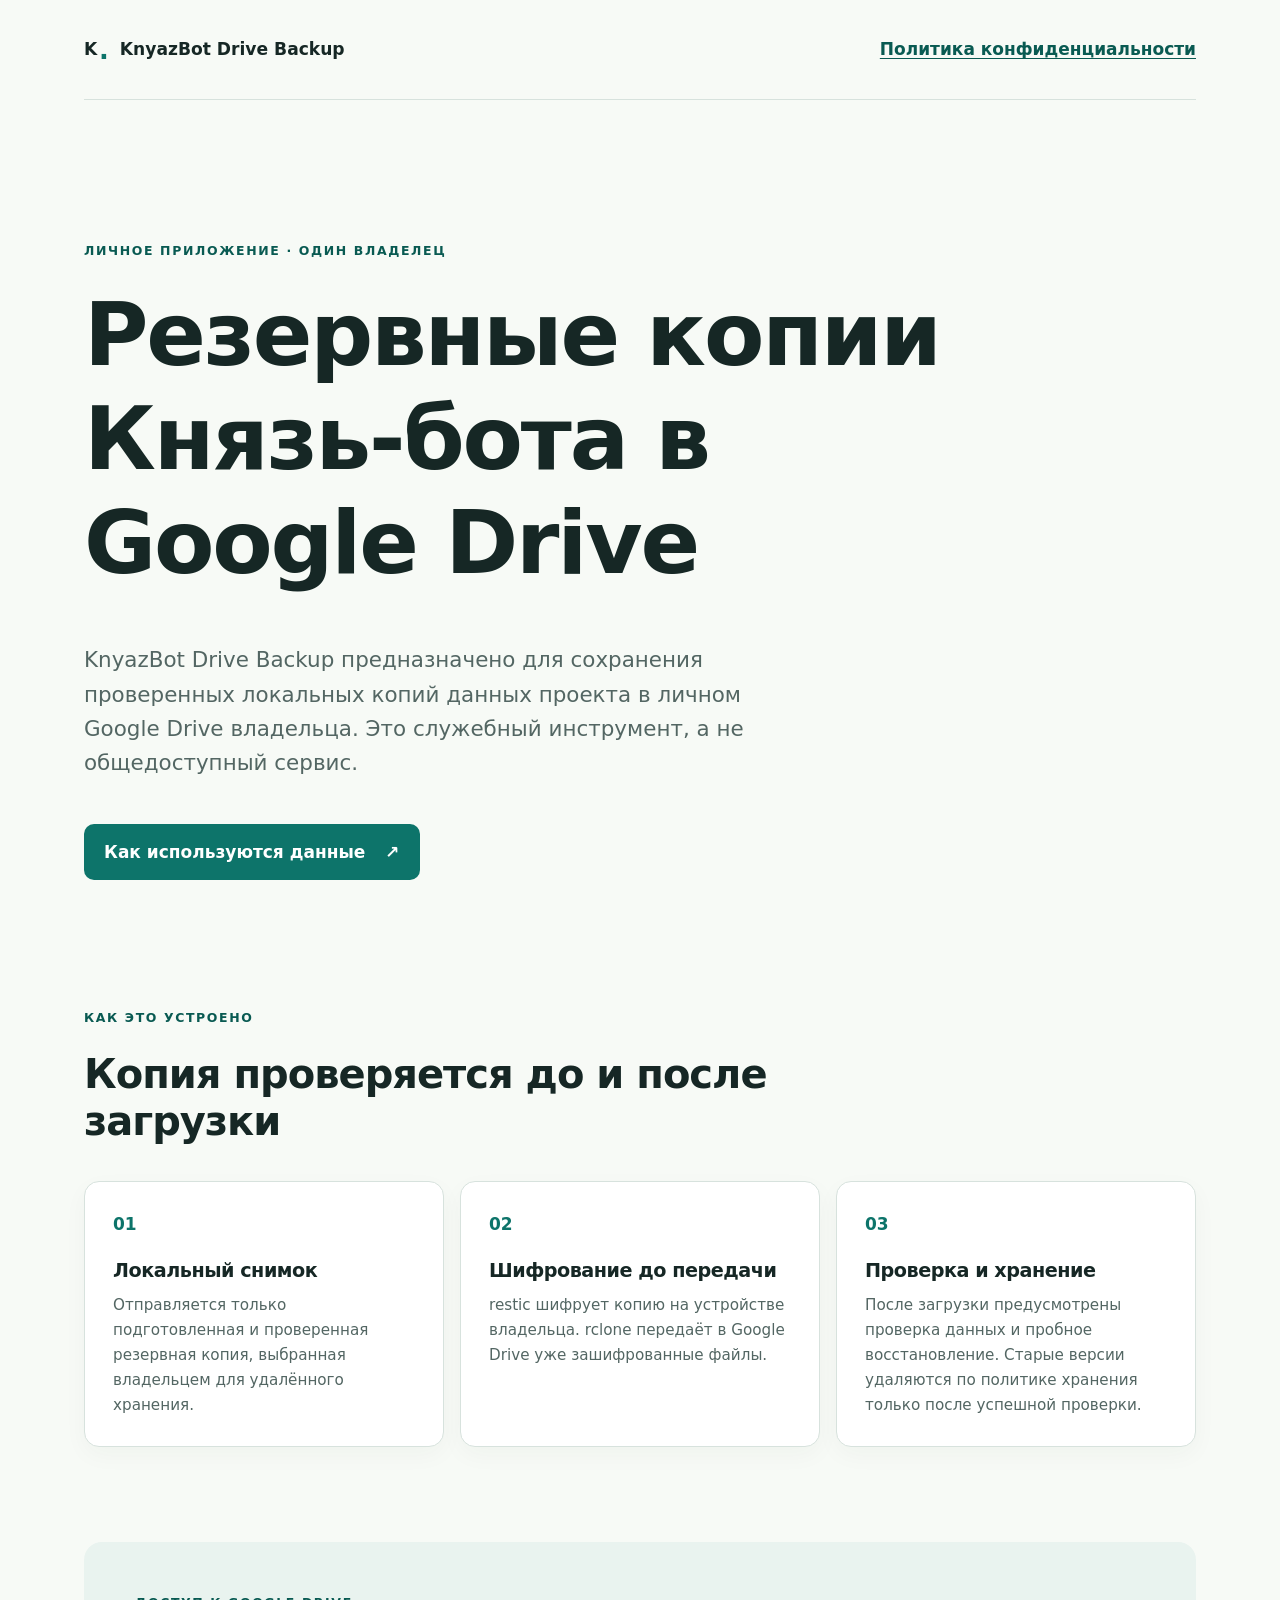
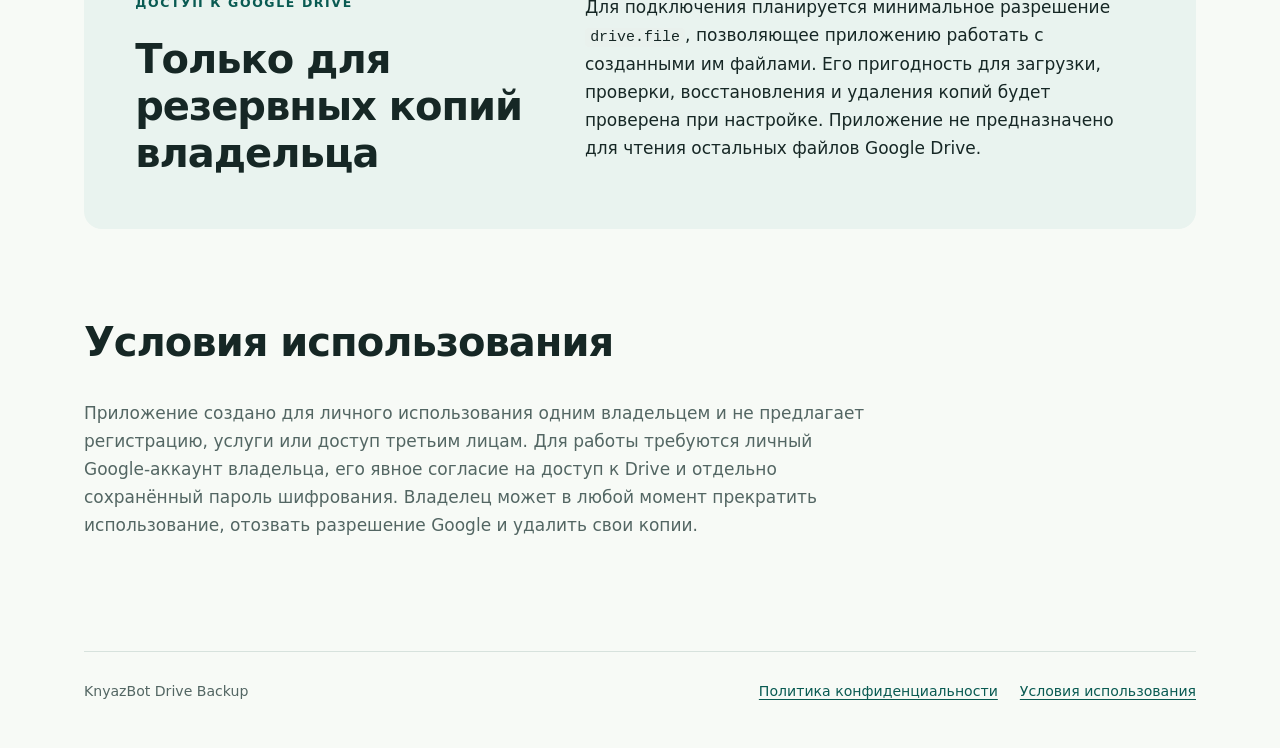
<file: index.html>
<!doctype html>
<html lang="ru">
<head>
  <meta charset="utf-8">
  <meta name="viewport" content="width=device-width, initial-scale=1">
  <meta name="color-scheme" content="light">
  <meta name="description" content="KnyazBot Drive Backup — личное приложение владельца для зашифрованных резервных копий в Google Drive.">
  <title>KnyazBot Drive Backup — личные резервные копии</title>
  <link rel="stylesheet" href="style.css">
</head>
<body>
  <div class="site-shell">
    <header class="site-header">
      <a class="brand" href="index.html" aria-label="KnyazBot Drive Backup — главная">K<span class="brand-dot">.</span> <span>KnyazBot Drive Backup</span></a>
      <nav aria-label="Основная навигация">
        <a href="privacy.html">Политика конфиденциальности</a>
      </nav>
    </header>

    <main>
      <section class="hero" aria-labelledby="main-title">
        <p class="eyebrow">Личное приложение · один владелец</p>
        <h1 id="main-title">Резервные копии Князь-бота в Google Drive</h1>
        <p class="lead">KnyazBot Drive Backup предназначено для сохранения проверенных локальных копий данных проекта в личном Google Drive владельца. Это служебный инструмент, а не общедоступный сервис.</p>
        <a class="primary-link" href="privacy.html">Как используются данные <span aria-hidden="true">↗</span></a>
      </section>

      <section class="content-section" aria-labelledby="how-title">
        <div class="section-heading">
          <p class="eyebrow">Как это устроено</p>
          <h2 id="how-title">Копия проверяется до и после загрузки</h2>
        </div>
        <div class="steps">
          <article class="step">
            <span class="step-number">01</span>
            <h3>Локальный снимок</h3>
            <p>Отправляется только подготовленная и проверенная резервная копия, выбранная владельцем для удалённого хранения.</p>
          </article>
          <article class="step">
            <span class="step-number">02</span>
            <h3>Шифрование до передачи</h3>
            <p>restic шифрует копию на устройстве владельца. rclone передаёт в Google Drive уже зашифрованные файлы.</p>
          </article>
          <article class="step">
            <span class="step-number">03</span>
            <h3>Проверка и хранение</h3>
            <p>После загрузки предусмотрены проверка данных и пробное восстановление. Старые версии удаляются по политике хранения только после успешной проверки.</p>
          </article>
        </div>
      </section>

      <section class="note" aria-labelledby="access-title">
        <div>
          <p class="eyebrow">Доступ к Google Drive</p>
          <h2 id="access-title">Только для резервных копий владельца</h2>
        </div>
        <p>Для подключения планируется минимальное разрешение <code>drive.file</code>, позволяющее приложению работать с созданными им файлами. Его пригодность для загрузки, проверки, восстановления и удаления копий будет проверена при настройке. Приложение не предназначено для чтения остальных файлов Google Drive.</p>
      </section>

      <section class="terms" id="terms" aria-labelledby="terms-title">
        <h2 id="terms-title">Условия использования</h2>
        <p>Приложение создано для личного использования одним владельцем и не предлагает регистрацию, услуги или доступ третьим лицам. Для работы требуются личный Google-аккаунт владельца, его явное согласие на доступ к Drive и отдельно сохранённый пароль шифрования. Владелец может в любой момент прекратить использование, отозвать разрешение Google и удалить свои копии.</p>
      </section>
    </main>

    <footer class="site-footer">
      <span>KnyazBot Drive Backup</span>
      <div class="footer-links"><a href="privacy.html">Политика конфиденциальности</a><a href="index.html#terms">Условия использования</a></div>
    </footer>
  </div>
</body>
</html>
</file>
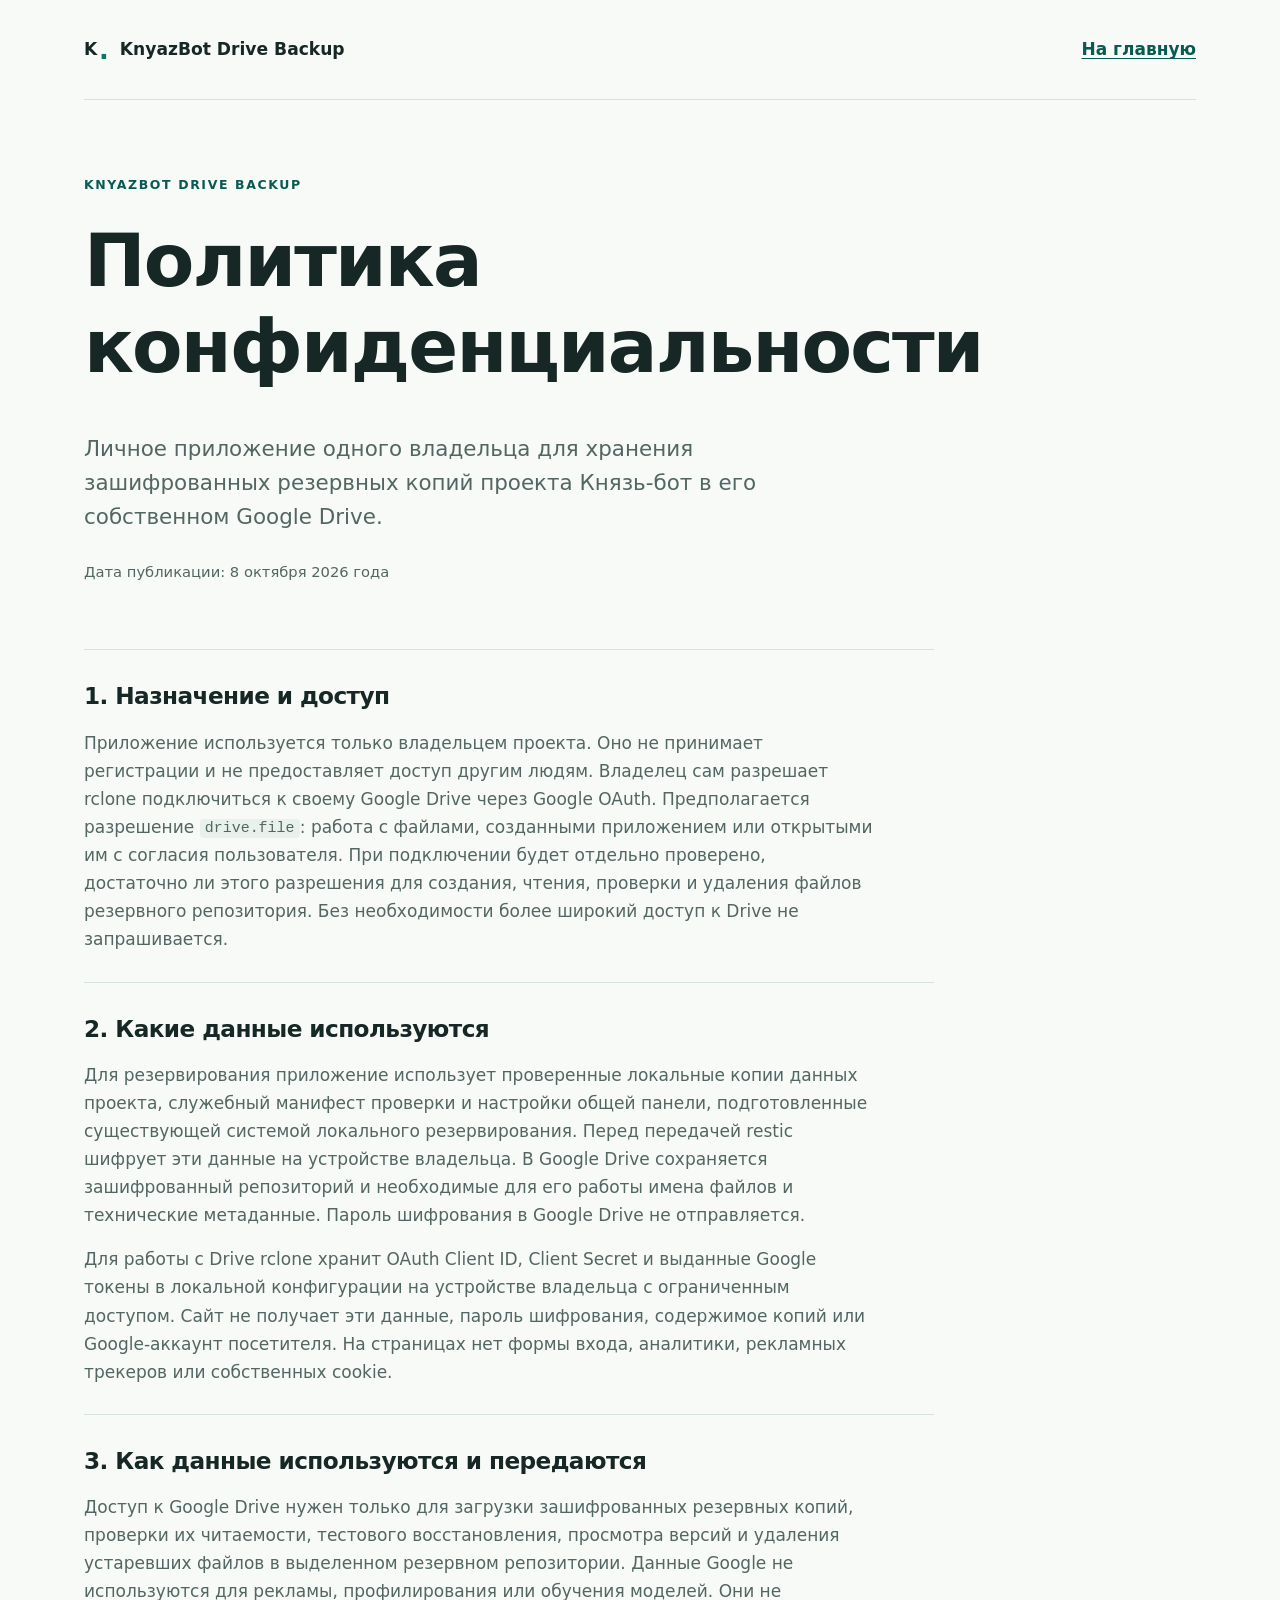
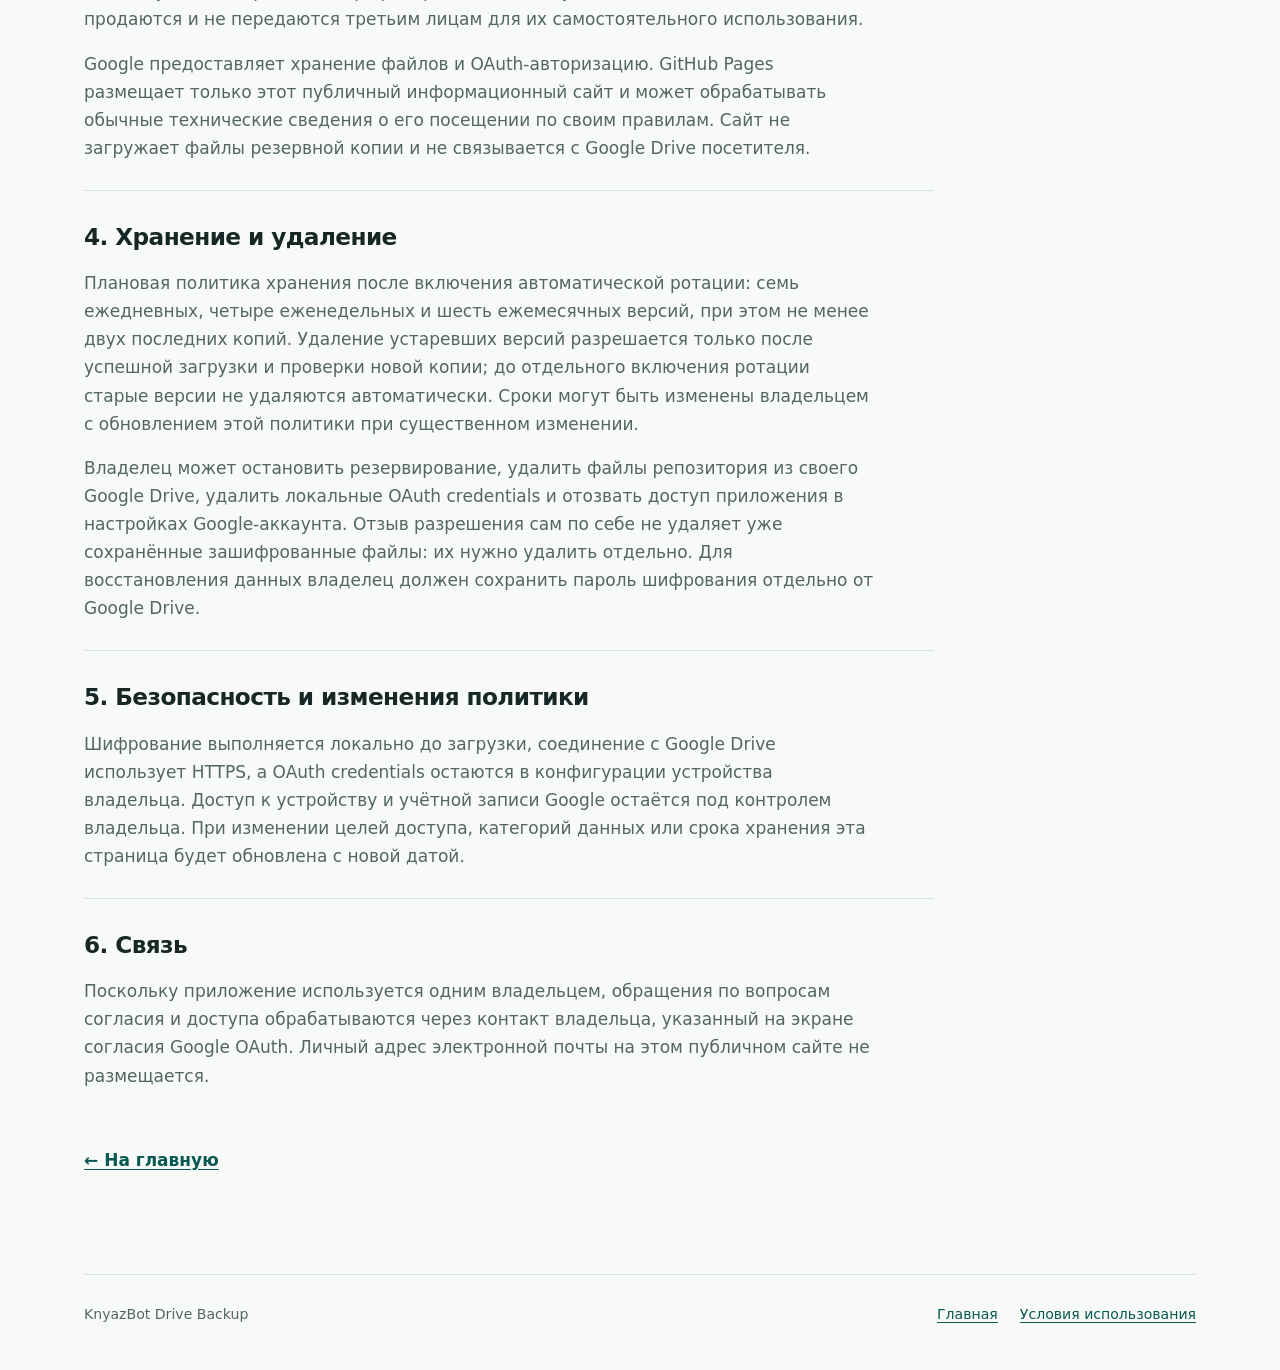
<file: privacy.html>
<!doctype html>
<html lang="ru">
<head>
  <meta charset="utf-8">
  <meta name="viewport" content="width=device-width, initial-scale=1">
  <meta name="color-scheme" content="light">
  <meta name="description" content="Политика конфиденциальности личного приложения KnyazBot Drive Backup.">
  <title>Политика конфиденциальности — KnyazBot Drive Backup</title>
  <link rel="stylesheet" href="style.css">
</head>
<body>
  <div class="site-shell">
    <header class="site-header">
      <a class="brand" href="index.html" aria-label="KnyazBot Drive Backup — главная">K<span class="brand-dot">.</span> <span>KnyazBot Drive Backup</span></a>
      <nav aria-label="Основная навигация">
        <a href="index.html">На главную</a>
      </nav>
    </header>

    <main class="policy">
      <div class="policy-intro">
        <p class="eyebrow">KnyazBot Drive Backup</p>
        <h1>Политика конфиденциальности</h1>
        <p class="lead">Личное приложение одного владельца для хранения зашифрованных резервных копий проекта Князь-бот в его собственном Google Drive.</p>
        <p class="updated">Дата публикации: 8 октября 2026 года</p>
      </div>

      <section aria-labelledby="purpose-title">
        <h2 id="purpose-title">1. Назначение и доступ</h2>
        <p>Приложение используется только владельцем проекта. Оно не принимает регистрации и не предоставляет доступ другим людям. Владелец сам разрешает rclone подключиться к своему Google Drive через Google OAuth. Предполагается разрешение <code>drive.file</code>: работа с файлами, созданными приложением или открытыми им с согласия пользователя. При подключении будет отдельно проверено, достаточно ли этого разрешения для создания, чтения, проверки и удаления файлов резервного репозитория. Без необходимости более широкий доступ к Drive не запрашивается.</p>
      </section>

      <section aria-labelledby="data-title">
        <h2 id="data-title">2. Какие данные используются</h2>
        <p>Для резервирования приложение использует проверенные локальные копии данных проекта, служебный манифест проверки и настройки общей панели, подготовленные существующей системой локального резервирования. Перед передачей restic шифрует эти данные на устройстве владельца. В Google Drive сохраняется зашифрованный репозиторий и необходимые для его работы имена файлов и технические метаданные. Пароль шифрования в Google Drive не отправляется.</p>
        <p>Для работы с Drive rclone хранит OAuth Client ID, Client Secret и выданные Google токены в локальной конфигурации на устройстве владельца с ограниченным доступом. Сайт не получает эти данные, пароль шифрования, содержимое копий или Google-аккаунт посетителя. На страницах нет формы входа, аналитики, рекламных трекеров или собственных cookie.</p>
      </section>

      <section aria-labelledby="use-title">
        <h2 id="use-title">3. Как данные используются и передаются</h2>
        <p>Доступ к Google Drive нужен только для загрузки зашифрованных резервных копий, проверки их читаемости, тестового восстановления, просмотра версий и удаления устаревших файлов в выделенном резервном репозитории. Данные Google не используются для рекламы, профилирования или обучения моделей. Они не продаются и не передаются третьим лицам для их самостоятельного использования.</p>
        <p>Google предоставляет хранение файлов и OAuth-авторизацию. GitHub Pages размещает только этот публичный информационный сайт и может обрабатывать обычные технические сведения о его посещении по своим правилам. Сайт не загружает файлы резервной копии и не связывается с Google Drive посетителя.</p>
      </section>

      <section aria-labelledby="storage-title">
        <h2 id="storage-title">4. Хранение и удаление</h2>
        <p>Плановая политика хранения после включения автоматической ротации: семь ежедневных, четыре еженедельных и шесть ежемесячных версий, при этом не менее двух последних копий. Удаление устаревших версий разрешается только после успешной загрузки и проверки новой копии; до отдельного включения ротации старые версии не удаляются автоматически. Сроки могут быть изменены владельцем с обновлением этой политики при существенном изменении.</p>
        <p>Владелец может остановить резервирование, удалить файлы репозитория из своего Google Drive, удалить локальные OAuth credentials и отозвать доступ приложения в настройках Google-аккаунта. Отзыв разрешения сам по себе не удаляет уже сохранённые зашифрованные файлы: их нужно удалить отдельно. Для восстановления данных владелец должен сохранить пароль шифрования отдельно от Google Drive.</p>
      </section>

      <section aria-labelledby="security-title">
        <h2 id="security-title">5. Безопасность и изменения политики</h2>
        <p>Шифрование выполняется локально до загрузки, соединение с Google Drive использует HTTPS, а OAuth credentials остаются в конфигурации устройства владельца. Доступ к устройству и учётной записи Google остаётся под контролем владельца. При изменении целей доступа, категорий данных или срока хранения эта страница будет обновлена с новой датой.</p>
      </section>

      <section aria-labelledby="contact-title">
        <h2 id="contact-title">6. Связь</h2>
        <p>Поскольку приложение используется одним владельцем, обращения по вопросам согласия и доступа обрабатываются через контакт владельца, указанный на экране согласия Google OAuth. Личный адрес электронной почты на этом публичном сайте не размещается.</p>
      </section>

      <p class="back-link"><a href="index.html">← На главную</a></p>
    </main>

    <footer class="site-footer">
      <span>KnyazBot Drive Backup</span>
      <div class="footer-links"><a href="index.html">Главная</a><a href="index.html#terms">Условия использования</a></div>
    </footer>
  </div>
</body>
</html>
</file>
<file: style.css>
:root {
  color-scheme: light;
  --ink: #162725;
  --muted: #536663;
  --accent: #0d746a;
  --accent-dark: #095a52;
  --line: #d7e2dd;
  --paper: #f7faf6;
  --white: #ffffff;
}

* { box-sizing: border-box; }
html { scroll-behavior: smooth; }
body { margin: 0; background: var(--paper); color: var(--ink); font: 17px/1.65 system-ui, -apple-system, BlinkMacSystemFont, "Segoe UI", sans-serif; }
a { color: var(--accent-dark); text-underline-offset: .2em; }
a:hover { color: #083f3a; }
a:focus-visible { outline: 3px solid #e3a633; outline-offset: 3px; border-radius: 3px; }
h1, h2, h3, p { margin-top: 0; }
h1, h2, h3 { line-height: 1.18; letter-spacing: -.025em; }
h1 { max-width: 900px; font-size: clamp(2.8rem, 7vw, 5.5rem); margin-bottom: .55em; }
h2 { font-size: clamp(1.7rem, 3.2vw, 2.5rem); }
h3 { font-size: 1.2rem; }
p { max-width: 73ch; }
code { background: #e9f1ed; border-radius: 4px; padding: .1em .35em; font-size: .88em; }
.site-shell { min-height: 100vh; max-width: 1240px; margin: auto; padding: 0 clamp(22px, 5vw, 70px); }
.site-header { min-height: 100px; display: flex; align-items: center; justify-content: space-between; gap: 24px; border-bottom: 1px solid var(--line); }
.brand { display: inline-flex; align-items: center; gap: .1em; color: var(--ink); text-decoration: none; font-weight: 800; font-size: 1.07rem; white-space: nowrap; }
.brand > span:last-child { margin-left: .55em; }
.brand-dot { color: var(--accent); font-size: 1.5em; line-height: 0; }
.site-header nav a { font-weight: 600; }
.hero { padding: clamp(72px, 11vw, 150px) 0 clamp(70px, 10vw, 130px); }
.eyebrow { color: var(--accent-dark); font-size: .78rem; font-weight: 800; letter-spacing: .13em; text-transform: uppercase; margin-bottom: 22px; }
.lead { color: var(--muted); font-size: clamp(1.1rem, 2vw, 1.34rem); line-height: 1.6; max-width: 690px; }
.primary-link { display: inline-flex; gap: 20px; align-items: center; background: var(--accent); color: white; text-decoration: none; border-radius: 10px; padding: 14px 20px; font-weight: 700; margin-top: 22px; }
.primary-link:hover { color: white; background: var(--accent-dark); }
.content-section { padding: 0 0 95px; }
.section-heading { max-width: 700px; margin-bottom: 36px; }
.section-heading h2 { margin-bottom: 0; }
.steps { display: grid; grid-template-columns: repeat(3, minmax(0, 1fr)); gap: 16px; }
.step { background: var(--white); border: 1px solid var(--line); border-radius: 15px; padding: 28px; box-shadow: 0 8px 24px rgba(20, 48, 40, .035); }
.step-number { display: block; color: var(--accent); font-weight: 800; margin-bottom: 22px; }
.step h3 { margin-bottom: 10px; }
.step p { color: var(--muted); font-size: .95rem; margin-bottom: 0; }
.note { display: grid; grid-template-columns: 1fr 1.35fr; gap: 35px; align-items: start; background: #e9f3ef; border-radius: 18px; padding: clamp(28px, 4vw, 54px); }
.note h2 { margin-bottom: 0; }
.note p:last-child { margin-bottom: 0; }
.terms { padding: 90px 0 95px; }
.terms p { color: var(--muted); }
.site-footer { display: flex; justify-content: space-between; gap: 24px; padding: 28px 0 45px; border-top: 1px solid var(--line); font-size: .88rem; color: var(--muted); }
.footer-links { display: flex; flex-wrap: wrap; gap: 22px; }
.policy { max-width: 850px; padding: 75px 0 100px; }
.policy-intro { margin-bottom: 65px; }
.policy h1 { font-size: clamp(2.7rem, 6vw, 4.6rem); }
.policy section { border-top: 1px solid var(--line); padding: 32px 0 28px; }
.policy section h2 { font-size: 1.45rem; }
.policy section p { color: var(--muted); margin-bottom: 16px; }
.policy section p:last-child { margin-bottom: 0; }
.updated { color: var(--muted); font-size: .92rem; margin-top: 25px; }
.back-link { margin: 28px 0 0; font-weight: 700; }
@media (max-width: 760px) {
  .site-header { min-height: 88px; align-items: flex-start; flex-direction: column; justify-content: center; gap: 5px; }
  .site-header nav { font-size: .9rem; }
  .steps, .note { grid-template-columns: 1fr; }
  .site-footer { flex-direction: column; }
  .terms { padding: 70px 0; }
}
</file>
